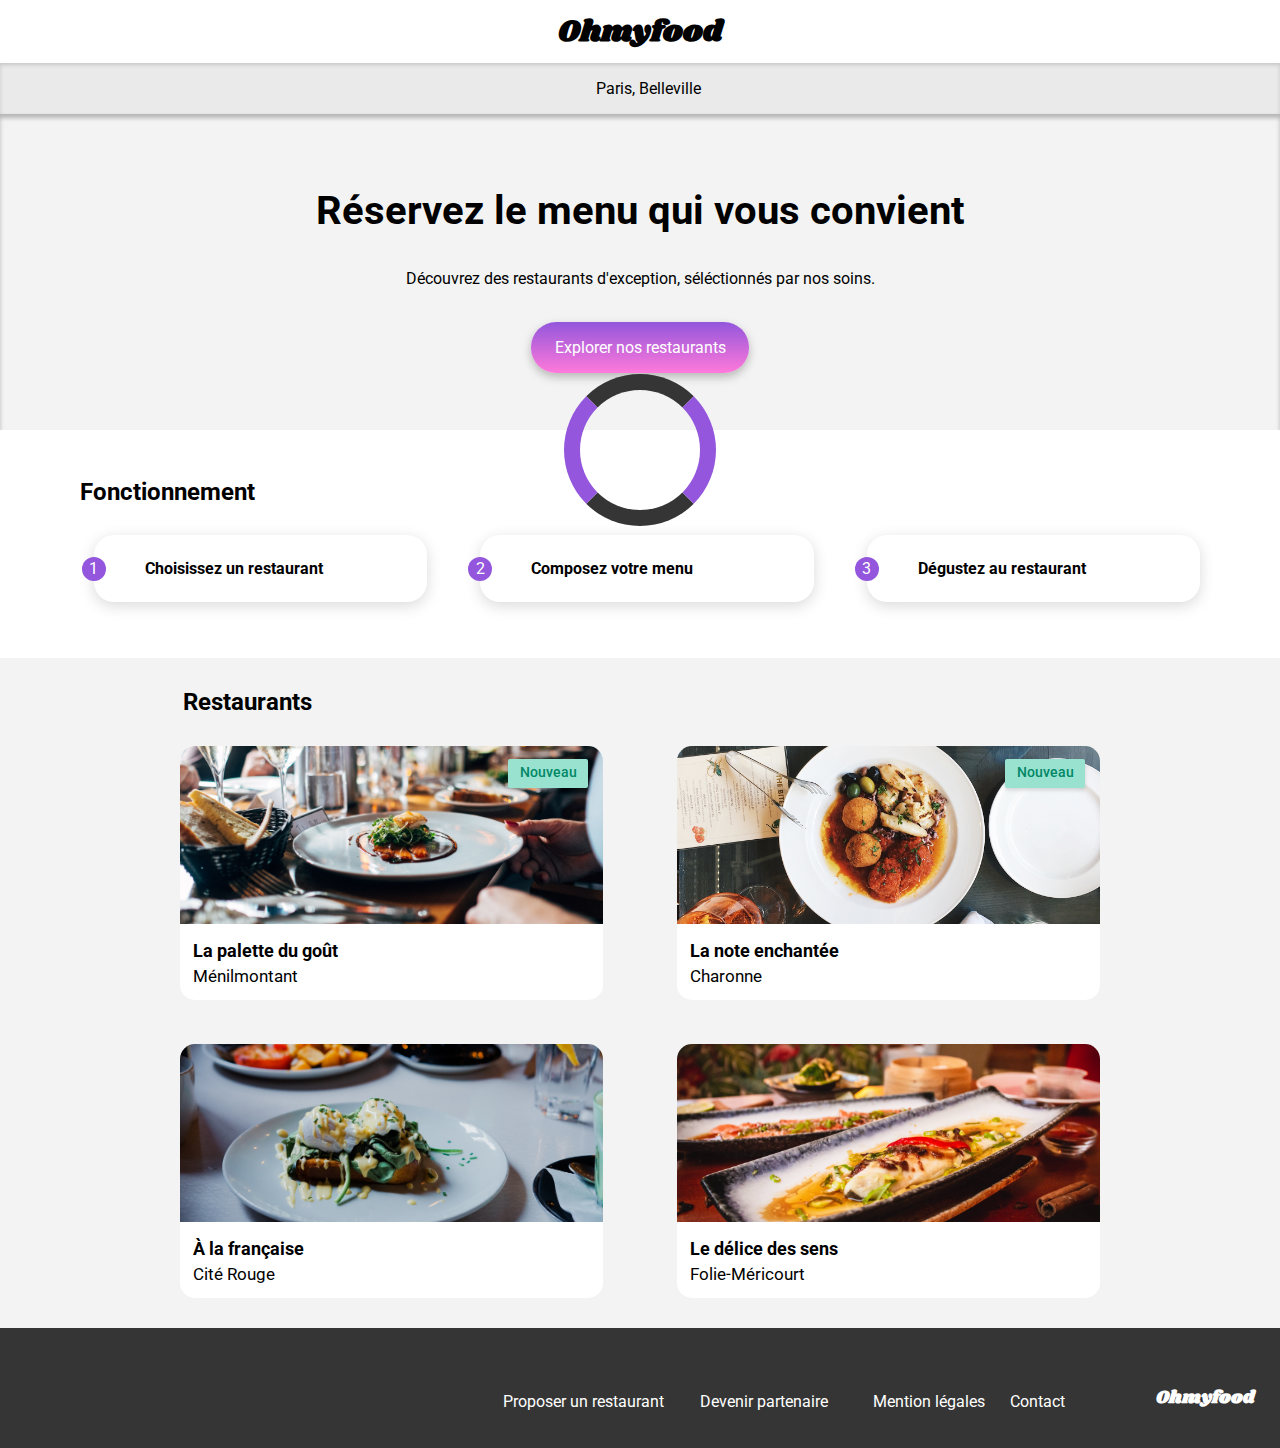
<file: index.html>
<!DOCTYPE html>
<html lang="fr">
<head>
    <meta charset="UTF-8">
    <meta name="viewport" content="width=device-width, initial-scale=1.0">
    <title>Oh My Food</title>
    <link rel="preconnect" href="https://fonts.googleapis.com">
    <link rel="preconnect" href="https://fonts.gstatic.com" crossorigin>
    <link href="https://fonts.googleapis.com/css2?family=Roboto:ital,wght@0,100;0,300;0,400;0,500;0,700;0,900;1,100;1,300;1,400;1,500;1,700;1,900&display=swap"
    rel="stylesheet">
    <link rel="preconnect" href="https://fonts.googleapis.com">
    <link rel="preconnect" href="https://fonts.gstatic.com" crossorigin>
    <link href="https://fonts.googleapis.com/css2?family=Roboto:ital,wght@0,100;0,300;0,400;0,500;0,700;0,900;1,100;1,300;1,400;1,500;1,700;1,900&family=Shrikhand&display=swap"
    rel="stylesheet">
    <link rel="stylesheet" href="https://cdnjs.cloudflare.com/ajax/libs/font-awesome/6.2.1/css/all.min.css"
    integrity="sha512-MV7K8+y+gLIBoVD59lQIYicR65iaqukzvf/nwasF0nqhPay5w/9lJmVM2hMDcnK1OnMGCdVK+iQrJ7lzPJQd1w=="
    crossorigin="anonymous" referrerpolicy="no-referrer">
    <link rel="stylesheet" href="assets/css/index.css">
</head>
<body>
    <div class="loader-container"> <!--contient uniquement le loader pour qu'il soit centrer-->
        <div class="loader"></div>
    </div>
    <header class="home-page opacity"> <!--opacity pour que le loader soit seul sur la page au debut-->
        <div class="logo">
            <h1>Ohmyfood</h1>
        </div>
        <div class="location">
            <i class="fa-solid fa-location-dot black"></i><p>Paris, Belleville</p>
        </div>
    </header>
    <nav class="opacity">
        <div>
            <h2>Réservez le menu qui vous convient</h2>
            <p>Découvrez des restaurants d'exception, séléctionnés par nos soins.</p>
        </div>
            <a href="#"><p>Explorer nos restaurants</p></a>
    </nav>
    <main class="opacity">
        <div class="fonctionnement">
            <h2>Fonctionnement</h2>
            <div class="espacement">
                <section>
                    <div class="list">
                        <div>
                            <p class="number">1</p>
                        </div>
                        <i class="fa-solid fa-mobile-screen-button grey"></i>
                        <h3>Choisissez un restaurant</h3>
                    </div>
                </section>
                <section>
                    <div class="list">
                        <div>
                            <p class="number">2</p>
                        </div>
                        <i class="fa-solid fa-list-ul grey"></i>
                        <h3>Composez votre menu</h3>
                    </div>
                </section>
                <section>
                    <div class="list">
                        <p class="number">3</p>
                        <i class="fa-solid fa-store purple"></i>
                        <h3>Dégustez au restaurant</h3>
                    </div>
                </section>
            </div>
        </div>
        <div class="restaurant">
            <h2>Restaurants</h2>
            <div class="restaurant-card">
                <a href="la_palette_du_gout.html">
                    <div class="card">
                        <div class="new-card">
                            <div class="new"><!--couleur + z-index superieur a celui de la card-->
                                <p>Nouveau</p>
                            </div>
                        </div>
                        <img class="under" src="assets/images/restaurants/jay-wennington-N_Y88TWmGwA-unsplash.jpg" alt="Palette du goût">
                        <div class="allignement under">
                            <div>
                                <h4>La palette du goût</h4>
                                <p>Ménilmontant</p>
                            </div>
                            <span class="heart">
                                <i class="fa-solid fa-heart"></i>
                                <i class="fa-regular fa-heart "></i>
                            </span>
                        </div>
                    </div>
                </a>
                <a href="la_note_enchantee.html">
                    <div class="card">
                        <div class="new-card">
                            <div class="new">
                                <p>Nouveau</p>
                            </div>
                        </div>
                        <img class="under" src="assets/images/restaurants/stil-u2Lp8tXIcjw-unsplash.jpg" alt="La note enchantée">
                        <div class="allignement under">
                            <div>
                                <h4>La note enchantée</h4>
                                <p>Charonne</p>
                            </div>
                            <span class="heart"><!--deux "heart", un vide et un plein pour la couleur-->
                                <i class="fa-solid fa-heart"></i>
                                <i class="fa-regular fa-heart "></i>
                            </span>
                        </div>
                    </div>
                </a>
                <a href="a_la_francaise.html">
                    <div class="card">
                        <img src="assets/images/restaurants/toa-heftiba-DQKerTsQwi0-unsplash.jpg" alt="A la francaise">
                        <div class="allignement">
                            <div>
                                <h4>À la française</h4>
                                <p>Cité Rouge</p>
                            </div>
                            <span class="heart">
                                <i class="fa-solid fa-heart"></i>
                                <i class="fa-regular fa-heart "></i>
                            </span>
                        </div>
                    </div>
                </a>
                <a href="le_delice_des_sens.html">
                    <div class="card">
                        <img src="assets/images/restaurants/louis-hansel-shotsoflouis-qNBGVyOCY8Q-unsplash.jpg" alt="Le délice des sens">
                        <div class="allignement">
                            <div>
                                <h4>Le délice des sens</h4>
                                <p>Folie-Méricourt</p>
                            </div>
                            <span class="heart">
                                <i class="fa-solid fa-heart"></i>
                                <i class="fa-regular fa-heart"></i>
                            </span>
                        </div>
                    </div>
                </a>
            </div>
        </div>
    </main>
    <footer class="opacity">
        <h4>Ohmyfood</h4>
        <div class="text-footer">
            <div class="icon-footer">
                <div class="space">
                    <i class="fa-solid fa-utensils icon"></i><p>Proposer un restaurant</p>
                </div>
                <div class="space">
                    <i class="fa-solid fa-handshake-angle fa-xs icon"></i><p>Devenir partenaire</p>
                </div>
            </div>
            <div class="contact-footer">
                <p>Mention légales</p>
                <a href="#"><p>Contact</p></a>
            </div>
        </div>
    </footer>
</body>
</html>
</file>
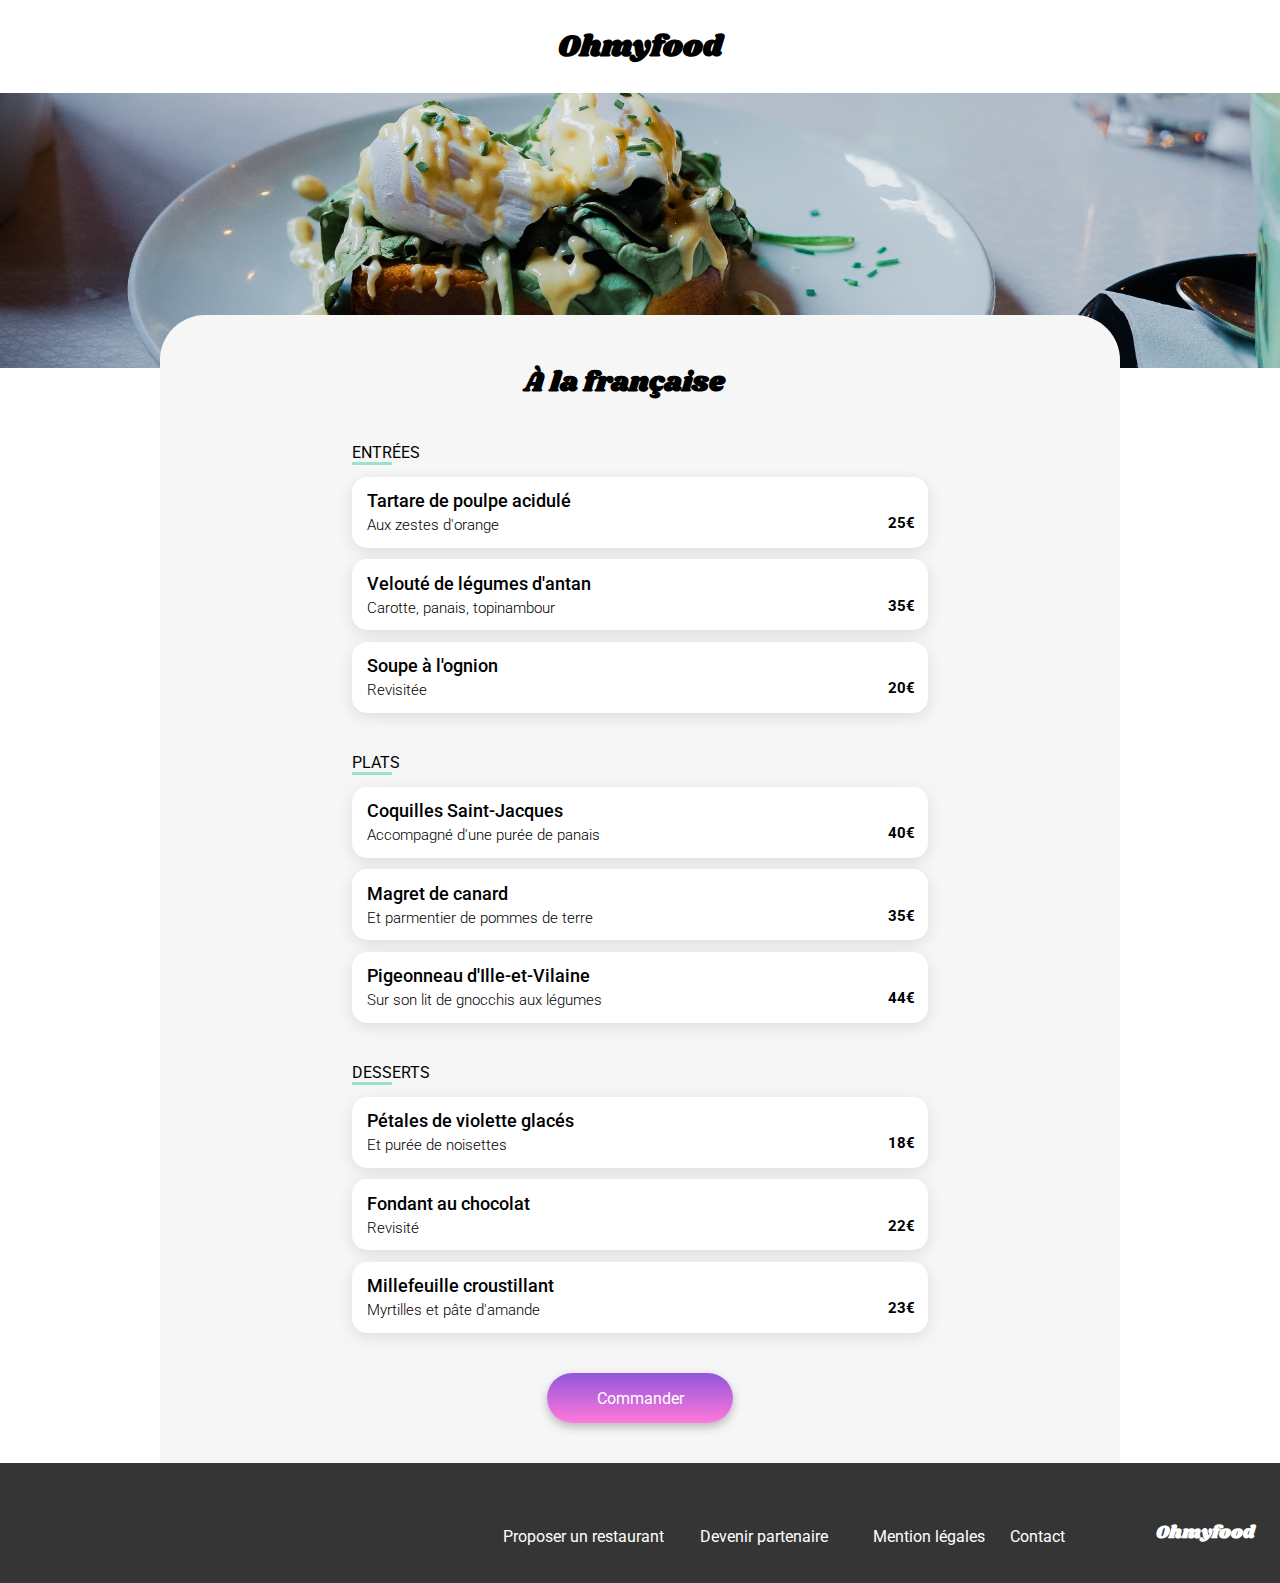
<file: a_la_francaise.html>
<!DOCTYPE html>
<html lang="fr">
<head>
    <meta charset="UTF-8">
    <meta name="viewport" content="width=device-width, initial-scale=1.0">
    <title>Oh My Food</title>
    <link rel="preconnect" href="https://fonts.googleapis.com">
    <link rel="preconnect" href="https://fonts.gstatic.com" crossorigin>
    <link href="https://fonts.googleapis.com/css2?family=Roboto:ital,wght@0,100;0,300;0,400;0,500;0,700;0,900;1,100;1,300;1,400;1,500;1,700;1,900&display=swap"
    rel="stylesheet">
    <link rel="preconnect" href="https://fonts.googleapis.com">
    <link rel="preconnect" href="https://fonts.gstatic.com" crossorigin>
    <link href="https://fonts.googleapis.com/css2?family=Roboto:ital,wght@0,100;0,300;0,400;0,500;0,700;0,900;1,100;1,300;1,400;1,500;1,700;1,900&family=Shrikhand&display=swap"
    rel="stylesheet">
    <link rel="stylesheet" href="https://cdnjs.cloudflare.com/ajax/libs/font-awesome/6.2.1/css/all.min.css"
    integrity="sha512-MV7K8+y+gLIBoVD59lQIYicR65iaqukzvf/nwasF0nqhPay5w/9lJmVM2hMDcnK1OnMGCdVK+iQrJ7lzPJQd1w=="
    crossorigin="anonymous" referrerpolicy="no-referrer">
    <link rel="stylesheet" href="assets/css/index.css">
</head>
    <header class="restaurant-header">
        <div class="arrow">
            <a href="index.html"><i class="fa-solid fa-arrow-left black"></i></a>
        </div>
        <div class="logo">
            <h1>Ohmyfood</h1>
        </div>
    </header>
    <main class="main-card">
        <div class="img-restaurant">
            <img src="assets/images/restaurants/toa-heftiba-DQKerTsQwi0-unsplash.jpg" alt="A la francaise">
        </div>
        <div class="menu">
            <div class="allignement">
                <h5>À la française</h5>
                <div class="heart">
                    <i class="fa-solid fa-heart"></i>
                    <i class="fa-regular fa-heart"></i>
                </div>
            </div>
            <div class="plate starter">
                <p class="border-main-course">ENTRÉES</p>
                <div class="button">
                    <div class="card-menu">
                        <div class="name">
                            <h4>Tartare de poulpe acidulé</h4>
                            <p>Aux zestes d'orange</p>
                        </div>
                        <div class="animation">
                            <div class="price">
                                <p>25€</p>
                            </div>
                            <div class="button-check">
                                <span><i class="fa-sharp fa-solid fa-circle-check"></i></span>
                            </div>
                        </div>
                    </div>
                </div>
                <div class="button">
                    <div class="card-menu">
                        <div class="name">
                            <h4>Velouté de légumes d'antan</h4>
                            <p>Carotte, panais, topinambour</p>
                        </div>
                        <div class="animation">
                            <div class="price">
                                <p>35€</p>
                            </div>
                            <div class="button-check">
                                <span><i class="fa-sharp fa-solid fa-circle-check"></i></span>
                            </div>
                        </div>
                    </div>
                </div>
                <div class="button">
                    <div class="card-menu">
                        <div class="name">
                            <h4>Soupe à l'ognion</h4>
                            <p>Revisitée</p>
                        </div>
                        <div class="animation">
                            <div class="price">
                                <p>20€</p>
                            </div>
                            <div class="button-check">
                                <span><i class="fa-sharp fa-solid fa-circle-check"></i></span>
                            </div>
                        </div>
                    </div>
                </div>
            </div>
            <div class="plate main-course">
                <p class="border-main-course">PLATS</p>
                <div class="button">
                    <div class="card-menu">
                        <div class="name">
                            <h4>Coquilles Saint-Jacques</h4>
                            <p>Accompagné d'une purée de panais</p>
                        </div>
                        <div class="animation">
                            <div class="price">
                                <p>40€</p>
                            </div>
                            <div class="button-check">
                                <span><i class="fa-sharp fa-solid fa-circle-check"></i></span>
                            </div>
                        </div>
                    </div>
                </div>
                <div class="button">
                    <div class="card-menu">
                        <div class="name">
                            <h4>Magret de canard</h4>
                            <p>Et parmentier de pommes de terre</p>
                        </div>
                        <div class="animation">
                            <div class="price">
                                <p>35€</p>
                            </div>
                            <div class="button-check">
                                <span><i class="fa-sharp fa-solid fa-circle-check"></i></span>
                            </div>
                        </div>
                    </div>
                </div>
                <div class="button">
                    <div class="card-menu">
                        <div class="name">
                            <h4>Pigeonneau d'Ille-et-Vilaine</h4>
                            <p>Sur son lit de gnocchis aux légumes</p>
                        </div>
                        <div class="animation">
                            <div class="price">
                                <p>44€</p>
                            </div>
                            <div class="button-check">
                                <span><i class="fa-sharp fa-solid fa-circle-check"></i></span>
                            </div>
                        </div>
                    </div>
                </div>
            </div>
            <div class="plate dessert">
                <p class="border-main-course">DESSERTS</p>
                <div class="button">
                    <div class="card-menu">
                        <div class="name">
                            <h4>Pétales de violette glacés</h4>
                            <p>Et purée de noisettes</p>
                        </div>
                        <div class="animation">
                            <div class="price">
                                <p>18€</p>
                            </div>
                            <div class="button-check">
                                <span><i class="fa-sharp fa-solid fa-circle-check"></i></span>
                            </div>
                        </div>
                    </div>
                </div>
                <div class="button">
                    <div class="card-menu">
                        <div class="name">
                            <h4>Fondant au chocolat</h4>
                            <p>Revisité</p>
                        </div>
                        <div class="animation">
                            <div class="price">
                                <p>22€</p>
                            </div>
                            <div class="button-check">
                                <span><i class="fa-sharp fa-solid fa-circle-check"></i></span>
                            </div>
                        </div>
                    </div>
                </div>
                <div class="button">
                    <div class="card-menu">
                        <div class="name">
                            <h4>Millefeuille croustillant</h4>
                            <p>Myrtilles et pâte d'amande</p>
                        </div>
                        <div class="animation">
                            <div class="price">
                                <p>23€</p>
                            </div>
                            <div class="button-check">
                                <span><i class="fa-sharp fa-solid fa-circle-check"></i></span>
                            </div>
                        </div>
                    </div>
                </div>
            </div>
            <div class="order">
            <a href="#"><p>Commander</p></a>
            </div>
        </div>
    </main>
    <footer>
        <h4>Ohmyfood</h4>
        <div class="text-footer">
            <div class="icon-footer">
                <div class="space">
                    <i class="fa-solid fa-utensils icon"></i><p>Proposer un restaurant</p>
                </div>
                <div class="space">
                    <i class="fa-solid fa-handshake-angle fa-xs icon"></i><p>Devenir partenaire</p>
                </div>
            </div>
            <div class="contact-footer">
                <p>Mention légales</p>
                <a href="#"><p>Contact</p></a>
            </div>
        </div>
    </footer>
</html>
</file>
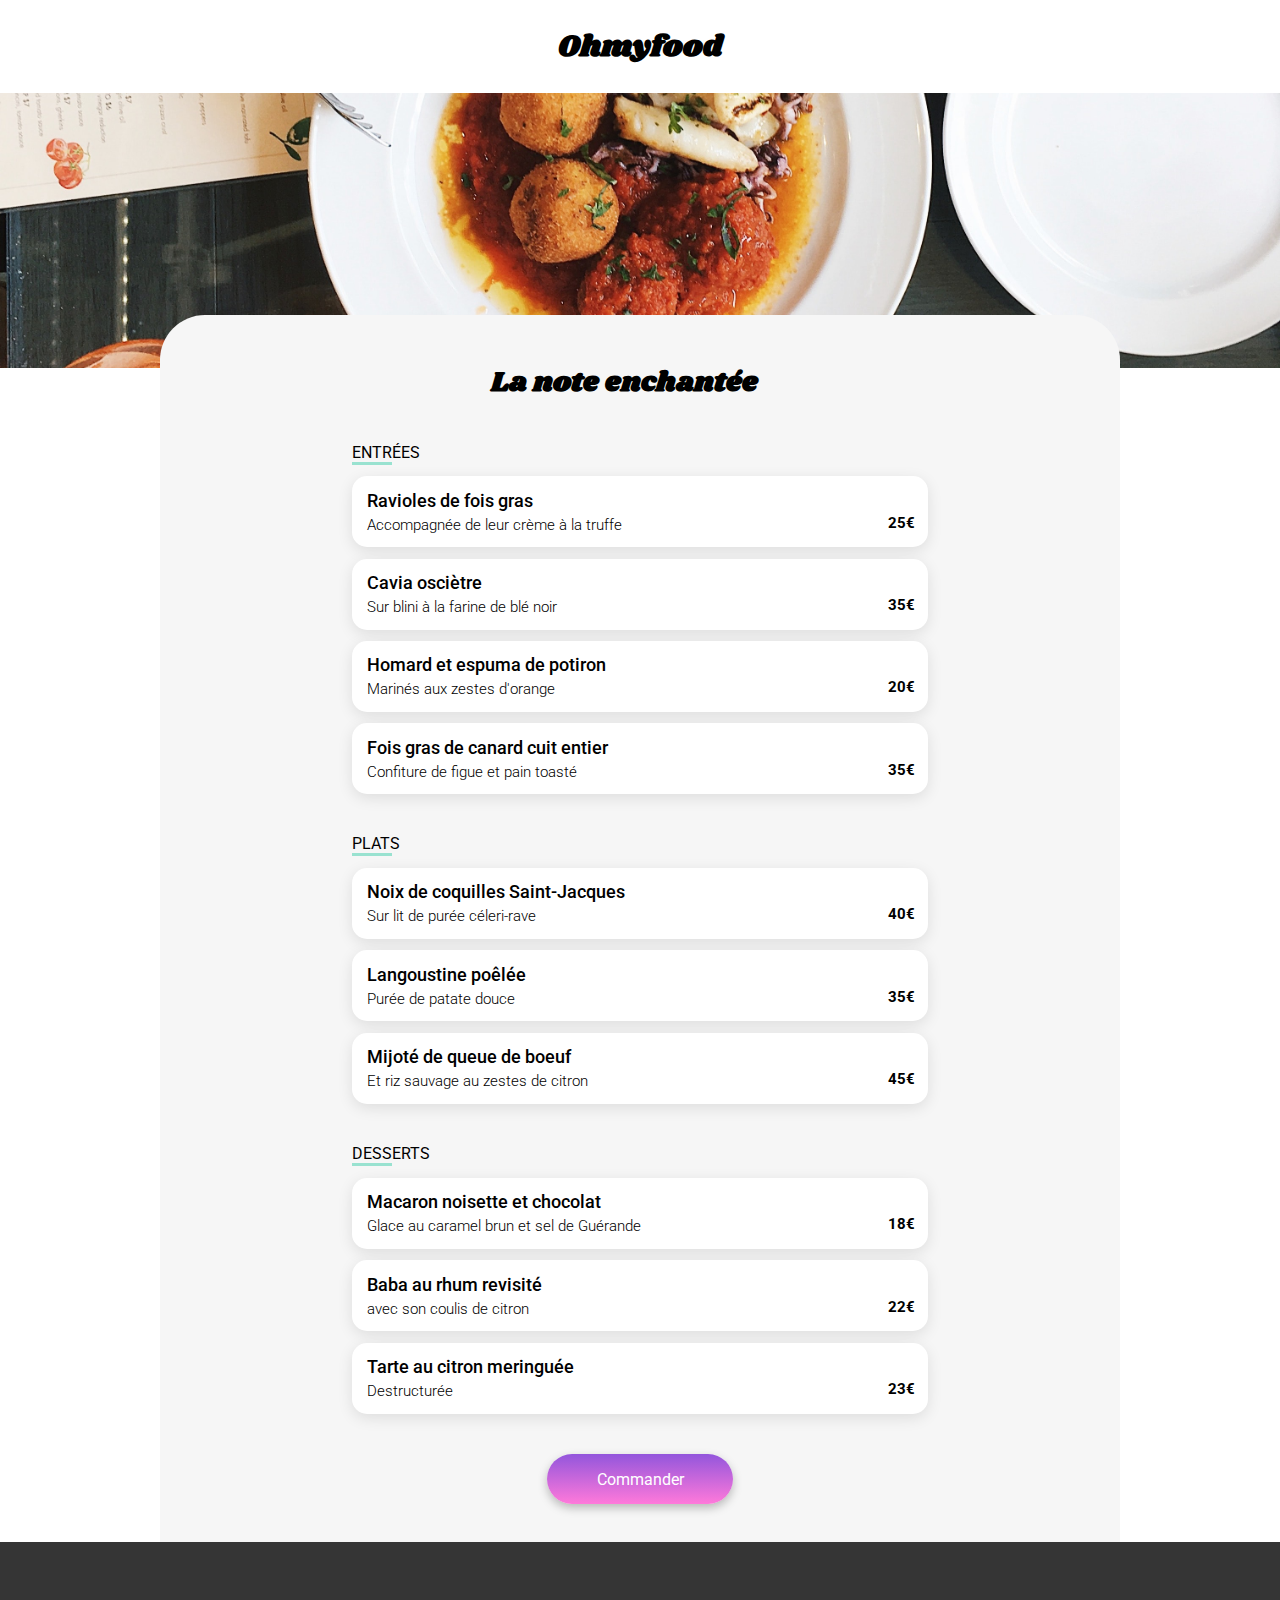
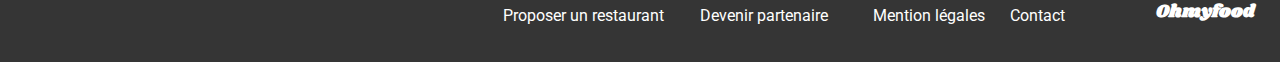
<file: la_note_enchantee.html>
<!DOCTYPE html>
<html lang="fr">
<head>
    <meta charset="UTF-8">
    <meta name="viewport" content="width=device-width, initial-scale=1.0">
    <title>Oh My Food</title>
    <link rel="preconnect" href="https://fonts.googleapis.com">
    <link rel="preconnect" href="https://fonts.gstatic.com" crossorigin>
    <link href="https://fonts.googleapis.com/css2?family=Roboto:ital,wght@0,100;0,300;0,400;0,500;0,700;0,900;1,100;1,300;1,400;1,500;1,700;1,900&display=swap"
    rel="stylesheet">
    <link rel="preconnect" href="https://fonts.googleapis.com">
    <link rel="preconnect" href="https://fonts.gstatic.com" crossorigin>
    <link href="https://fonts.googleapis.com/css2?family=Roboto:ital,wght@0,100;0,300;0,400;0,500;0,700;0,900;1,100;1,300;1,400;1,500;1,700;1,900&family=Shrikhand&display=swap"
    rel="stylesheet">
    <link rel="stylesheet" href="https://cdnjs.cloudflare.com/ajax/libs/font-awesome/6.2.1/css/all.min.css"
    integrity="sha512-MV7K8+y+gLIBoVD59lQIYicR65iaqukzvf/nwasF0nqhPay5w/9lJmVM2hMDcnK1OnMGCdVK+iQrJ7lzPJQd1w=="
    crossorigin="anonymous" referrerpolicy="no-referrer">
    <link rel="stylesheet" href="assets/css/index.css">
</head>
    <body>
        <header class="restaurant-header">
            <div class="arrow">
                <a href="index.html"><i class="fa-solid fa-arrow-left black"></i></a>
            </div>
            <div class="logo">
                <h1>Ohmyfood</h1>
            </div>
        </header>
        <main class="main-card">
            <div class="img-restaurant">
                <img src="assets/images/restaurants/stil-u2Lp8tXIcjw-unsplash.jpg" alt="La note enchantée">
            </div>
            <div class="menu">
                <div class="allignement">
                    <h5>La note enchantée</h5>
                    <div class="heart">
                        <i class="fa-solid fa-heart"></i>
                        <i class="fa-regular fa-heart"></i>
                    </div>
                </div>
                <div class="enchantee plate starter">
                    <p class="border-main-course">ENTRÉES</p>
                    <div class="button">
                        <div class="card-menu">
                            <div class="name">
                                <h4>Ravioles de fois gras</h4>
                                <p>Accompagnée de leur crème à la truffe</p>
                            </div>
                            <div class="animation">
                                <div class="price">
                                    <p>25€</p>
                                </div>
                                <div class="button-check">
                                    <span><i class="fa-sharp fa-solid fa-circle-check"></i></span>
                                </div>
                            </div>
                        </div>
                    </div>
                    <div class="button">
                        <div class="card-menu">
                            <div class="name">
                                <h4>Cavia osciètre</h4>
                                <p>Sur blini à la farine de blé noir</p>
                            </div>
                            <div class="animation">
                                <div class="price">
                                    <p>35€</p>
                                </div>
                                <div class="button-check">
                                    <span><i class="fa-sharp fa-solid fa-circle-check"></i></span>
                                </div>
                            </div>
                        </div>
                    </div>
                    <div class="button">
                        <div class="card-menu">
                            <div class="name">
                                <h4>Homard et espuma de potiron</h4>
                                <p>Marinés aux zestes d'orange</p>
                            </div>
                            <div class="animation">
                                <div class="price">
                                    <p>20€</p>
                                </div>
                                <div class="button-check">
                                    <span><i class="fa-sharp fa-solid fa-circle-check"></i></span>
                                </div>
                            </div>
                        </div>
                    </div>
                    <div class="button">
                        <div class="card-menu">
                            <div class="name">
                                <h4>Fois gras de canard cuit entier</h4>
                                <p>Confiture de figue et pain toasté</p>
                            </div>
                            <div class="animation">
                                <div class="price">
                                    <p>35€</p>
                                </div>
                                <div class="button-check">
                                    <span><i class="fa-sharp fa-solid fa-circle-check"></i></span>
                                </div>
                            </div>
                        </div>
                    </div>
                </div>
                <div class="plate main-course">
                    <p class="border-main-course">PLATS</p>
                    <div class="button">
                        <div class="card-menu">
                            <div class="name">
                                <h4>Noix de coquilles Saint-Jacques</h4>
                                <p>Sur lit de purée céleri-rave</p>
                            </div>
                            <div class="animation">
                                <div class="price">
                                    <p>40€</p>
                                </div>
                                <div class="button-check">
                                    <span><i class="fa-sharp fa-solid fa-circle-check"></i></span>
                                </div>
                            </div>
                        </div>
                    </div>
                    <div class="button">
                        <div class="card-menu">
                            <div class="name">
                                <h4>Langoustine poêlée</h4>
                                <p>Purée de patate douce</p>
                            </div>
                            <div class="animation">
                                <div class="price">
                                    <p>35€</p>
                                </div>
                                <div class="button-check">
                                    <span><i class="fa-sharp fa-solid fa-circle-check"></i></span>
                                </div>
                            </div>
                        </div>
                    </div>
                    <div class="button">
                        <div class="card-menu">
                            <div class="name">
                                <h4>Mijoté de queue de boeuf</h4>
                                <p>Et riz sauvage au zestes de citron</p>
                            </div>
                            <div class="animation">
                                <div class="price">
                                    <p>45€</p>
                                </div>
                                <div class="button-check">
                                    <span><i class="fa-sharp fa-solid fa-circle-check"></i></span>
                                </div>
                            </div>
                        </div>
                    </div>
                </div>
                <div class="plate dessert">
                    <p class="border-main-course">DESSERTS</p>
                    <div class="button">
                        <div class="card-menu">
                            <div class="name">
                                <h4>Macaron noisette et chocolat</h4>
                                <p>Glace au caramel brun et sel de Guérande</p>
                            </div>
                            <div class="animation">
                                <div class="price">
                                    <p>18€</p>
                                </div>
                                <div class="button-check">
                                    <span><i class="fa-sharp fa-solid fa-circle-check"></i></span>
                                </div>
                            </div>
                        </div>
                    </div>
                    <div class="button">
                        <div class="card-menu">
                            <div class="name">
                                <h4>Baba au rhum revisité</h4>
                                <p>avec son coulis de citron</p>
                            </div>
                            <div class="animation">
                                <div class="price">
                                    <p>22€</p>
                                </div>
                                <div class="button-check">
                                    <span><i class="fa-sharp fa-solid fa-circle-check"></i></span>
                                </div>
                            </div>
                        </div>
                    </div>
                    <div class="button">
                        <div class="card-menu">
                            <div class="name">
                                <h4>Tarte au citron meringuée</h4>
                                <p>Destructurée</p>
                            </div>
                            <div class="animation">
                                <div class="price">
                                    <p>23€</p>
                                </div>
                                <div class="button-check">
                                    <span><i class="fa-sharp fa-solid fa-circle-check"></i></span>
                                </div>
                            </div>
                        </div>
                    </div>
                </div>
                <div class="order">
                <a href="#"><p>Commander</p></a>
                </div>
            </div>
        </main>
        <footer class="note">
            <h4>Ohmyfood</h4>
            <div class="text-footer">
                <div class="icon-footer">
                    <div class="space">
                        <i class="fa-solid fa-utensils icon"></i><p>Proposer un restaurant</p>
                    </div>
                    <div class="space">
                        <i class="fa-solid fa-handshake-angle fa-xs icon"></i><p>Devenir partenaire</p>
                    </div>
                </div>
                <div class="contact-footer">
                    <p>Mention légales</p>
                    <a href="#"><p>Contact</p></a>
                </div>
            </div>
        </footer>
    </body>
</html>
</file>
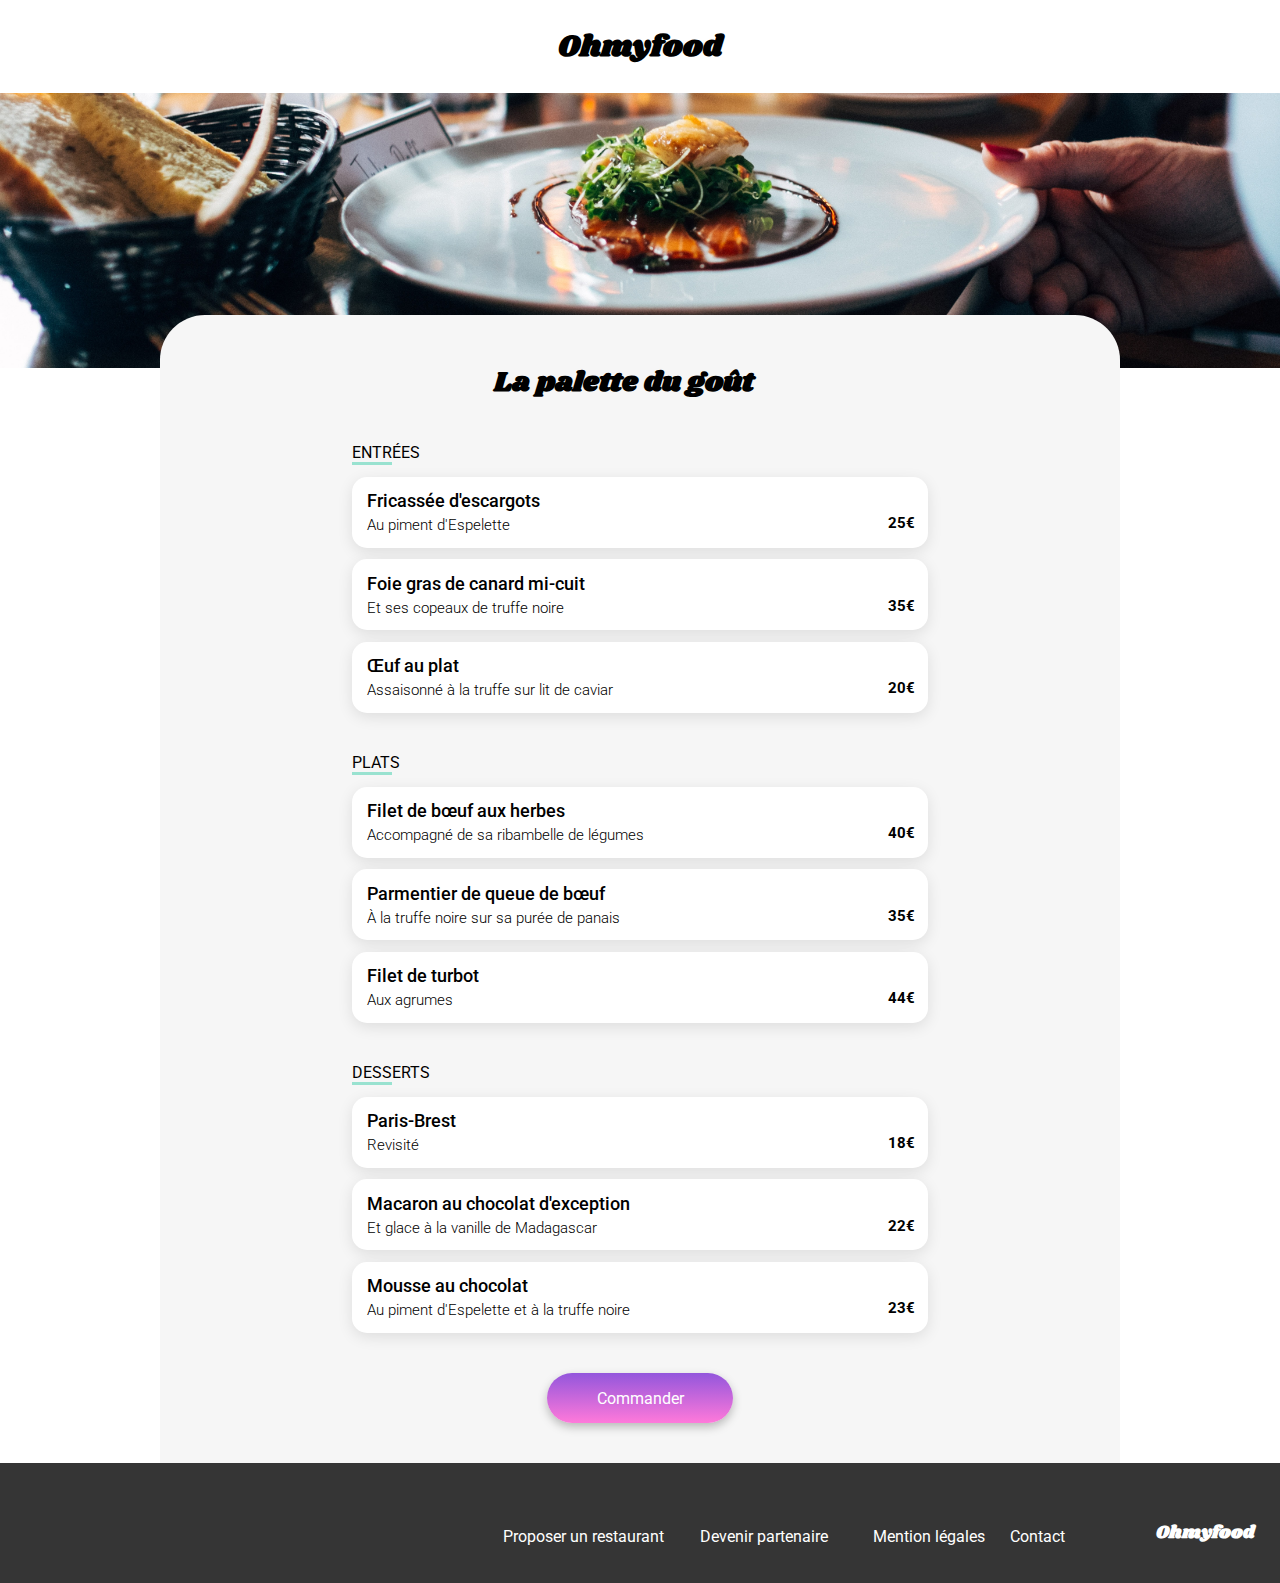
<file: la_palette_du_gout.html>
<!DOCTYPE html>
<html lang="fr">
<head>
    <meta charset="UTF-8">
    <meta name="viewport" content="width=device-width, initial-scale=1.0">
    <title>Oh My Food</title>
    <link rel="preconnect" href="https://fonts.googleapis.com">
    <link rel="preconnect" href="https://fonts.gstatic.com" crossorigin>
    <link href="https://fonts.googleapis.com/css2?family=Roboto:ital,wght@0,100;0,300;0,400;0,500;0,700;0,900;1,100;1,300;1,400;1,500;1,700;1,900&display=swap"
    rel="stylesheet">
    <link rel="preconnect" href="https://fonts.googleapis.com">
    <link rel="preconnect" href="https://fonts.gstatic.com" crossorigin>
    <link href="https://fonts.googleapis.com/css2?family=Roboto:ital,wght@0,100;0,300;0,400;0,500;0,700;0,900;1,100;1,300;1,400;1,500;1,700;1,900&family=Shrikhand&display=swap"
    rel="stylesheet">
    <link rel="stylesheet" href="https://cdnjs.cloudflare.com/ajax/libs/font-awesome/6.2.1/css/all.min.css"
    integrity="sha512-MV7K8+y+gLIBoVD59lQIYicR65iaqukzvf/nwasF0nqhPay5w/9lJmVM2hMDcnK1OnMGCdVK+iQrJ7lzPJQd1w=="
    crossorigin="anonymous" referrerpolicy="no-referrer">
    <link rel="stylesheet" href="assets/css/index.css">
</head>
    <body>
        <header class="restaurant-header">
            <div class="arrow">
                <a href="index.html"><i class="fa-solid fa-arrow-left black"></i></a>
            </div>
            <div class="logo">
                <h1>Ohmyfood</h1>
            </div>
        </header>
        <main class="main-card">
            <div class="img-restaurant">
                <img src="assets/images/restaurants/jay-wennington-N_Y88TWmGwA-unsplash.jpg" alt="la palette du gout">
            </div>
            <div class="menu">
                <div class="allignement">
                    <h5>La palette du goût</h5>
                    <div class="heart">
                        <i class="fa-solid fa-heart"></i>
                        <i class="fa-regular fa-heart"></i>
                    </div>
                </div>
                <div class="plate starter">
                    <p class="border-main-course">ENTRÉES</p>
                    <div class="button">
                        <div class="card-menu">
                            <div class="name">
                                <h4>Fricassée d'escargots</h4>
                                <p>Au piment d'Espelette</p>
                            </div>
                            <div class="animation">
                                <div class="price">
                                    <p>25€</p>
                                </div>
                                <div class="button-check">
                                    <span><i class="fa-sharp fa-solid fa-circle-check"></i></span>
                                </div>
                            </div>
                        </div>
                    </div>
                    <div class="button">
                        <div class="card-menu">
                            <div class="name">
                                <h4>Foie gras de canard mi-cuit</h4>
                                <p>Et ses copeaux de truffe noire</p>
                            </div>
                            <div class="animation">
                                <div class="price">
                                    <p>35€</p>
                                </div>
                                <div class="button-check">
                                    <span><i class="fa-sharp fa-solid fa-circle-check"></i></span>
                                </div>
                            </div>
                        </div>
                    </div>
                    <div class="button">
                        <div class="card-menu">
                            <div class="name">
                                <h4>Œuf au plat</h4>
                                <p>Assaisonné à la truffe sur lit de caviar</p>
                            </div>
                            <div class="animation">
                                <div class="price">
                                    <p>20€</p>
                                </div>
                                <div class="button-check">
                                    <span><i class="fa-sharp fa-solid fa-circle-check"></i></span>
                                </div>
                            </div>
                        </div>
                    </div>
                </div>
                <div class="plate main-course">
                    <p class="border-main-course">PLATS</p>
                    <div class="button">
                        <div class="card-menu">
                            <div class="name">
                                <h4>Filet de bœuf aux herbes</h4>
                                <p>Accompagné de sa ribambelle de légumes</p>
                            </div>
                            <div class="animation">
                                <div class="price">
                                    <p>40€</p>
                                </div>
                                <div class="button-check">
                                    <span><i class="fa-sharp fa-solid fa-circle-check"></i></span>
                                </div>
                            </div>
                        </div>
                    </div>
                    <div class="button">
                        <div class="card-menu">
                            <div class="name">
                                <h4>Parmentier de queue de bœuf</h4>
                                <p>À la truffe noire sur sa purée de panais</p>
                            </div>
                            <div class="animation">
                                <div class="price">
                                    <p>35€</p>
                                </div>
                                <div class="button-check">
                                    <span><i class="fa-sharp fa-solid fa-circle-check"></i></span>
                                </div>
                            </div>
                        </div>
                    </div>
                    <div class="button">
                        <div class="card-menu">
                            <div class="name">
                                <h4>Filet de turbot</h4>
                                <p>Aux agrumes</p>
                            </div>
                            <div class="animation">
                                <div class="price">
                                    <p>44€</p>
                                </div>
                                <div class="button-check">
                                    <span><i class="fa-sharp fa-solid fa-circle-check"></i></span>
                                </div>
                            </div>
                        </div>
                    </div>
                </div>
                <div class="plate dessert">
                    <p class="border-main-course">DESSERTS</p>
                    <div class="button">
                        <div class="card-menu">
                            <div class="name">
                                <h4>Paris-Brest</h4>
                                <p>Revisité</p>
                            </div>
                            <div class="animation">
                                <div class="price">
                                    <p>18€</p>
                                </div>
                                <div class="button-check">
                                    <span><i class="fa-sharp fa-solid fa-circle-check"></i></span>
                                </div>
                            </div>
                        </div>
                    </div>
                    <div class="button">
                        <div class="card-menu">
                            <div class="name">
                                <h4>Macaron au chocolat d'exception </h4>
                                <p>Et glace à la vanille de Madagascar</p>
                            </div>
                            <div class="animation">
                                <div class="price">
                                    <p>22€</p>
                                </div>
                                <div class="button-check">
                                    <span><i class="fa-sharp fa-solid fa-circle-check"></i></span>
                                </div>
                            </div>
                        </div>
                    </div>
                    <div class="button">
                        <div class="card-menu">
                            <div class="name">
                                <h4>Mousse au chocolat </h4>
                                <p>Au piment d'Espelette et à la truffe noire</p>
                            </div>
                            <div class="animation">
                                <div class="price">
                                    <p>23€</p>
                                </div>
                                <div class="button-check">
                                    <span><i class="fa-sharp fa-solid fa-circle-check"></i></span>
                                </div>
                            </div>
                        </div>
                    </div>
                </div>
                <div class="order">
                <a href="#"><p>Commander</p></a>
                </div>
            </div>
        </main>
        <footer>
            <h4>Ohmyfood</h4>
            <div class="text-footer">
                <div class="icon-footer">
                    <div class="space">
                        <i class="fa-solid fa-utensils icon"></i><p>Proposer un restaurant</p>
                    </div>
                    <div class="space">
                        <i class="fa-solid fa-handshake-angle fa-xs icon"></i><p>Devenir partenaire</p>
                    </div>
                </div>
                <div class="contact-footer">
                    <p>Mention légales</p>
                    <a href="#"><p>Contact</p></a>
                </div>
            </div>
        </footer>
    </body>
</html>
</file>
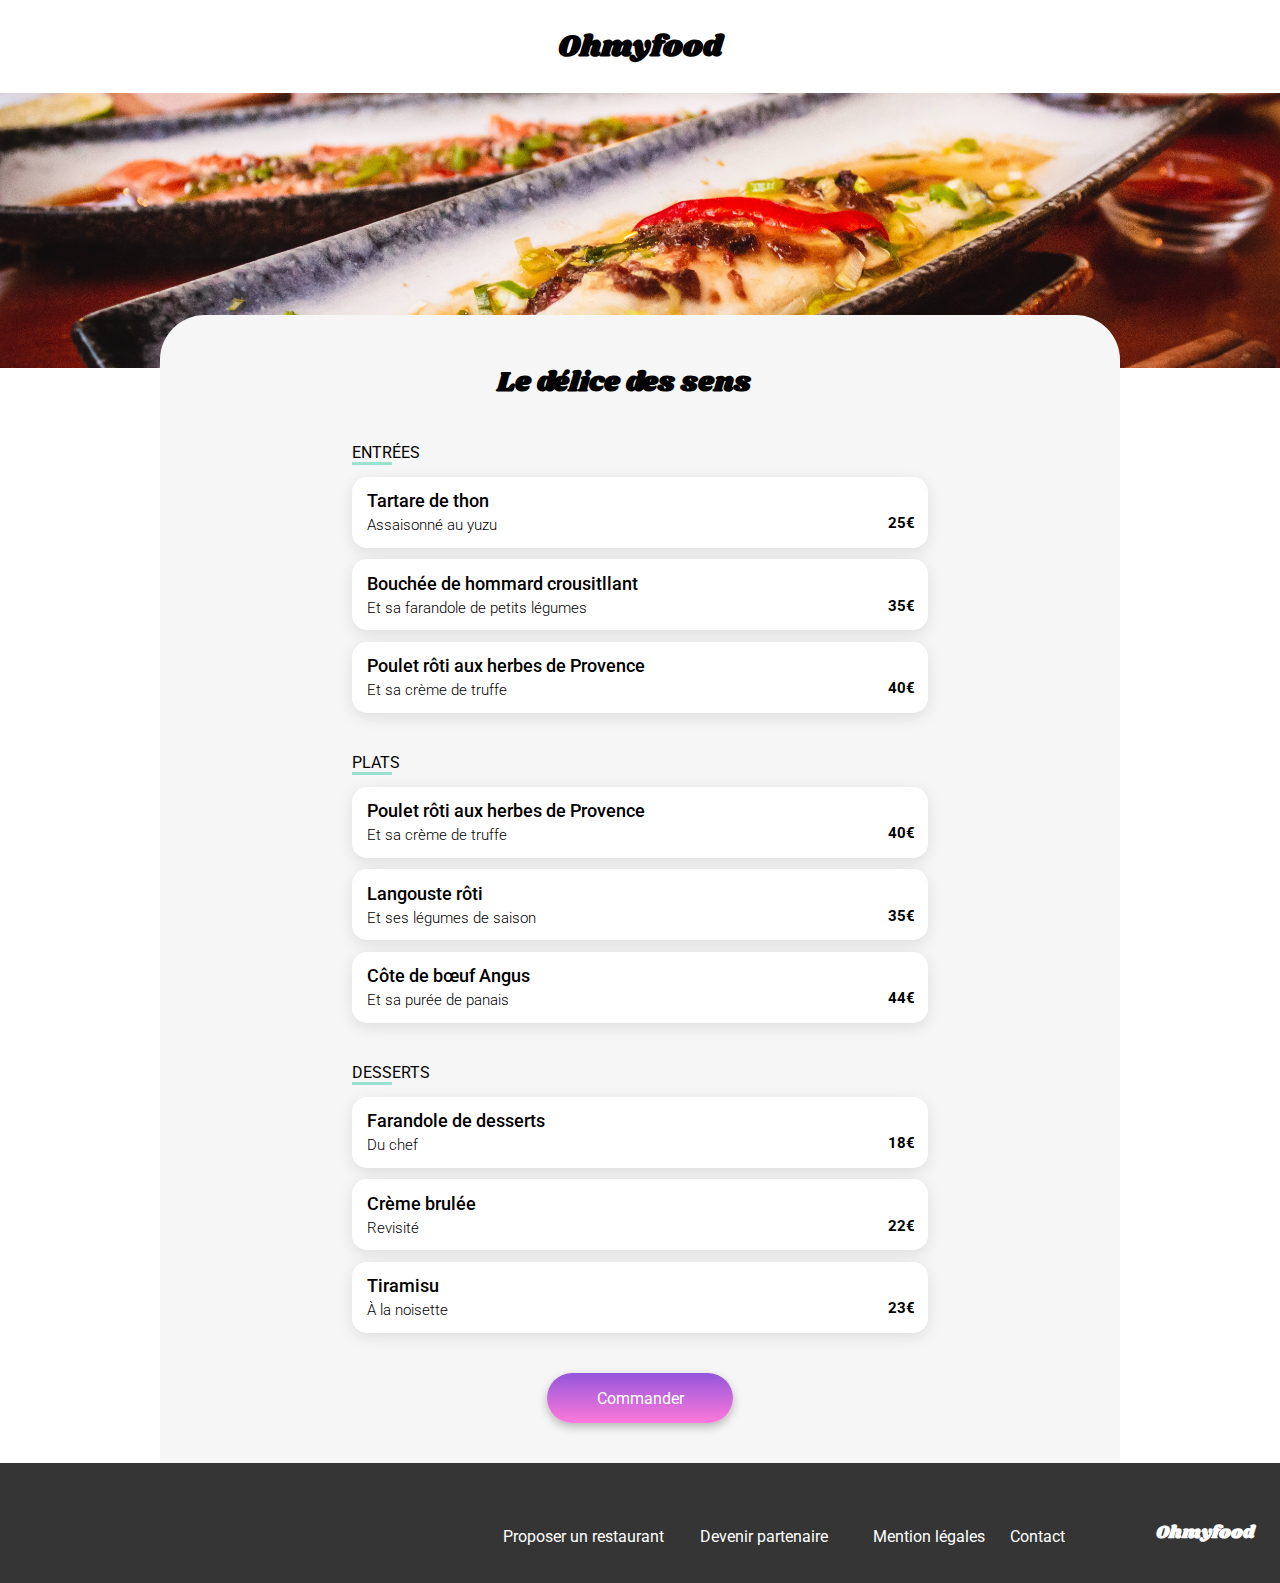
<file: le_delice_des_sens.html>
<!DOCTYPE html>
<html lang="fr">
<head>
    <meta charset="UTF-8">
    <meta name="viewport" content="width=device-width, initial-scale=1.0">
    <title>Oh My Food</title>
    <link rel="preconnect" href="https://fonts.googleapis.com">
    <link rel="preconnect" href="https://fonts.gstatic.com" crossorigin>
    <link href="https://fonts.googleapis.com/css2?family=Roboto:ital,wght@0,100;0,300;0,400;0,500;0,700;0,900;1,100;1,300;1,400;1,500;1,700;1,900&display=swap"
    rel="stylesheet">
    <link rel="preconnect" href="https://fonts.googleapis.com">
    <link rel="preconnect" href="https://fonts.gstatic.com" crossorigin>
    <link href="https://fonts.googleapis.com/css2?family=Roboto:ital,wght@0,100;0,300;0,400;0,500;0,700;0,900;1,100;1,300;1,400;1,500;1,700;1,900&family=Shrikhand&display=swap"
    rel="stylesheet">
    <link rel="stylesheet" href="https://cdnjs.cloudflare.com/ajax/libs/font-awesome/6.2.1/css/all.min.css"
    integrity="sha512-MV7K8+y+gLIBoVD59lQIYicR65iaqukzvf/nwasF0nqhPay5w/9lJmVM2hMDcnK1OnMGCdVK+iQrJ7lzPJQd1w=="
    crossorigin="anonymous" referrerpolicy="no-referrer">
    <link rel="stylesheet" href="assets/css/index.css">
</head>
    <header class="restaurant-header">
        <div class="arrow">
            <a href="index.html"><i class="fa-solid fa-arrow-left black"></i></a>
        </div>
        <div class="logo">
            <h1>Ohmyfood</h1>
        </div>
    </header>
    <main class="main-card">
        <div class="img-restaurant">
            <img src="assets/images/restaurants/louis-hansel-shotsoflouis-qNBGVyOCY8Q-unsplash.jpg" alt="Le délice des sens">
        </div>
        <div class="menu">
            <div class="allignement">
                <h5>Le délice des sens</h5>
                <div class="heart">
                    <i class="fa-solid fa-heart"></i>
                    <i class="fa-regular fa-heart"></i>
                </div>
            </div>
            <div class="plate starter">
                <p class="border-main-course">ENTRÉES</p>
                <div class="button">
                    <div class="card-menu">
                        <div class="name">
                            <h4>Tartare de thon</h4>
                            <p>Assaisonné au yuzu</p>
                        </div>
                        <div class="animation">
                            <div class="price">
                                <p>25€</p>
                            </div>
                            <div class="button-check">
                                <span><i class="fa-sharp fa-solid fa-circle-check"></i></span>
                            </div>
                        </div>
                    </div>
                </div>
                <div class="button">
                    <div class="card-menu">
                        <div class="name">
                            <h4>Bouchée de hommard crousitllant</h4>
                            <p>Et sa farandole de petits légumes</p>
                        </div>
                        <div class="animation">
                            <div class="price">
                                <p>35€</p>
                            </div>
                            <div class="button-check">
                                <span><i class="fa-sharp fa-solid fa-circle-check"></i></span>
                            </div>
                        </div>
                    </div>
                </div>
                <div class="button">
                    <div class="card-menu">
                        <div class="name">
                            <h4>Poulet rôti aux herbes de Provence</h4>
                            <p>Et sa crème de truffe</p>
                        </div>
                        <div class="animation">
                            <div class="price">
                                <p>40€</p>
                            </div>
                            <div class="button-check">
                                <span><i class="fa-sharp fa-solid fa-circle-check"></i></span>
                            </div>
                        </div>
                    </div>
                </div>
            </div>
            <div class="plate main-course">
                <p class="border-main-course">PLATS</p>
                <div class="button">
                    <div class="card-menu">
                        <div class="name">
                            <h4>Poulet rôti aux herbes de Provence</h4>
                            <p>Et sa crème de truffe</p>
                        </div>
                        <div class="animation">
                            <div class="price">
                                <p>40€</p>
                            </div>
                            <div class="button-check">
                                <span><i class="fa-sharp fa-solid fa-circle-check"></i></span>
                            </div>
                        </div>
                    </div>
                </div>
                <div class="button">
                    <div class="card-menu">
                        <div class="name">
                            <h4>Langouste rôti</h4>
                            <p>Et ses légumes de saison</p>
                        </div>
                        <div class="animation">
                            <div class="price">
                                <p>35€</p>
                            </div>
                            <div class="button-check">
                                <span><i class="fa-sharp fa-solid fa-circle-check"></i></span>
                            </div>
                        </div>
                    </div>
                </div>
                <div class="button">
                    <div class="card-menu">
                        <div class="name">
                            <h4>Côte de bœuf Angus</h4>
                            <p>Et sa purée de panais</p>
                        </div>
                        <div class="animation">
                            <div class="price">
                                <p>44€</p>
                            </div>
                            <div class="button-check">
                                <span><i class="fa-sharp fa-solid fa-circle-check"></i></span>
                            </div>
                        </div>
                    </div>
                </div>
            </div>
            <div class="plate dessert">
                <p class="border-main-course">DESSERTS</p>
                <div class="button">
                    <div class="card-menu">
                        <div class="name">
                            <h4>Farandole de desserts</h4>
                            <p>Du chef</p>
                        </div>
                        <div class="animation">
                            <div class="price">
                                <p>18€</p>
                            </div>
                            <div class="button-check">
                                <span><i class="fa-sharp fa-solid fa-circle-check"></i></span>
                            </div>
                        </div>
                    </div>
                </div>
                <div class="button">
                    <div class="card-menu">
                        <div class="name">
                            <h4>Crème brulée</h4>
                            <p>Revisité</p>
                        </div>
                        <div class="animation">
                            <div class="price">
                                <p>22€</p>
                            </div>
                            <div class="button-check">
                                <span><i class="fa-sharp fa-solid fa-circle-check"></i></span>
                            </div>
                        </div>
                    </div>
                </div>
                <div class="button">
                    <div class="card-menu">
                        <div class="name">
                            <h4>Tiramisu</h4>
                            <p>À la noisette</p>
                        </div>
                        <div class="animation">
                            <div class="price">
                                <p>23€</p>
                            </div>
                            <div class="button-check">
                                <span><i class="fa-sharp fa-solid fa-circle-check"></i></span>
                            </div>
                        </div>
                    </div>
                </div>
            </div>
            <div class="order">
            <a href="#"><p>Commander</p></a>
            </div>
        </div>
    </main>
    <footer>
        <h4>Ohmyfood</h4>
        <div class="text-footer">
            <div class="icon-footer">
                <div class="space">
                    <i class="fa-solid fa-utensils icon"></i><p>Proposer un restaurant</p>
                </div>
                <div class="space">
                    <i class="fa-solid fa-handshake-angle fa-xs icon"></i><p>Devenir partenaire</p>
                </div>
            </div>
            <div class="contact-footer">
                <p>Mention légales</p>
                <a href="#"><p>Contact</p></a>
            </div>
        </div>
    </footer>
</html>
</file>
<file: assets/css/index.css>
@charset "UTF-8";
/******Général******/
* {
  font-family: "roboto", sans-serif;
}

:root {
  --main-color: #9356dc;
  --second-color: #ff79da;
  --third-color: #99e2d0;
}

.grey {
  color: #7e7e7e;
}

.purple {
  color: #9356dc;
}

.black {
  color: black;
}

body {
  display: flex;
  flex-direction: column;
  margin: 0;
}

h1 {
  font-family: "shrikhand", sans-serif;
  font-size: 30px;
  margin: 0;
}

h2 {
  font-size: 24px;
  margin: 0;
}

h3 {
  font-size: 16px;
}

h4 {
  font-size: 18px;
}

h5 {
  font-size: 28px;
  font-family: "shrikhand", sans-serif;
  margin: 32px 0 40px 0;
  padding-left: 4px;
}

a {
  color: inherit;
  text-decoration: none;
}

/*****Header******/
.home-page div {
  display: flex;
  justify-content: center;
  align-items: center;
}
.home-page .logo {
  width: 100%;
  height: 63px;
  box-shadow: 0px 2px 4px 0px rgba(0, 0, 0, 0.1490196078);
}
.home-page .location {
  background-color: #eaeaea;
  box-shadow: 0px 4px 4px 0px rgba(0, 0, 0, 0.2509803922), inset 0px 2px 4px 0px rgba(0, 0, 0, 0.1490196078);
}
.home-page .location i {
  margin-right: 17px;
}
.home-page div a {
  display: flex;
  justify-content: flex-start;
}

/*******Nav******/
nav {
  display: flex;
  flex-direction: column;
  justify-content: center;
  align-items: center;
  height: 220px;
  padding: 39px 34px 57px 34px;
  background-color: #f3f3f3;
  box-shadow: inset 0px 4px 4px 0px rgba(0, 0, 0, 0.2509803922);
}
nav div {
  display: flex;
  flex-direction: column;
  justify-content: space-evenly;
  text-align: center;
  height: 80%;
}
nav div h2, nav div p {
  padding-left: 15px;
  padding-right: 15px;
  margin: 0;
  text-align: center;
}
nav a {
  display: flex;
  justify-content: center;
  align-items: center;
  width: 218px;
  border-radius: 25px;
  background: linear-gradient(to top, var(--second-color), var(--main-color));
  box-shadow: 0px 4px 10px 0px rgba(0, 0, 0, 0.2509803922);
  transition: opacity 400ms;
}
nav a:hover {
  opacity: 80%;
}
nav a p {
  color: white;
}

/*******Main*******/
.loader-container {
  position: absolute;
  top: 50%;
  left: 50%;
  transform: translate(-50%, -50%);
}

.loader {
  display: flex;
  border: 16px solid #9356dc;
  border-radius: 50%;
  border-top: 16px solid #353535;
  border-bottom: 16px solid #353535;
  width: 120px;
  height: 120px;
  animation: spin 1.5s linear forwards; /*le "forwards" sert a ce que l'animation s'efface a la fin*/
}

@keyframes spin {
  0% {
    transform: rotate(0deg);
  }
  70% {
    opacity: 1;
  }
  100% {
    transform: rotate(360deg);
    opacity: 0;
  }
}
.opacity {
  animation: loader 2s;
}

@keyframes loader {
  0% {
    opacity: 0;
  }
  50% {
    opacity: 0;
  }
  100% {
    opacity: 1;
  }
}
/********Fonctionnement*******/
.fonctionnement {
  padding: 48px 20px 68px 20px;
  height: 324px;
}
.fonctionnement h2 {
  margin-bottom: 26px;
}
.fonctionnement section {
  display: flex;
  justify-content: flex-end;
  align-items: center;
  text-align: center;
  height: 30%;
}
.fonctionnement section .list {
  display: flex;
  height: 93%;
  width: 96%;
  border-radius: 20px;
  box-shadow: 0px 4px 15px 0px rgba(0, 0, 0, 0.1490196078);
}
.fonctionnement section .list h3 {
  margin-left: 27px;
  display: flex;
  justify-content: center;
  text-align: center;
  align-items: center;
}
.fonctionnement section .list i {
  display: flex;
  align-items: center;
}
.fonctionnement section .number {
  display: flex;
  justify-content: center;
  align-items: center;
  position: relative;
  right: 12px;
  top: 10px;
  width: 24px;
  height: 24px;
  border-radius: 20px;
  background-color: var(--main-color);
  color: white;
}
.fonctionnement .espacement {
  display: flex;
  flex-direction: column;
  justify-content: space-between;
  height: 83%;
}

/*****Restaurants*****/
.restaurant {
  background-color: #f3f3f3;
  padding: 54px 17px 66px 17px;
}
.restaurant h2 {
  margin: 0 0 30px 3px;
  height: 100%;
}

.card {
  display: flex;
  flex-direction: column;
  margin-bottom: 18px;
  height: 251px;
  border-radius: 15px;
  background-color: white;
  z-index: 1;
}
.card .new-card {
  display: flex;
  flex-direction: column;
  align-items: flex-end;
}
.card .new-card .new {
  display: flex;
  justify-content: center;
  background-color: var(--third-color);
  width: 80px;
  height: 29px;
  border-radius: 2px;
  box-shadow: 0px 2px 4px 0px rgba(0, 0, 0, 0.1490196078);
  z-index: 3;
  margin: 13px 15px 0 0;
}
.card .new-card .new p {
  font-size: 14px;
  font-weight: 500;
  color: #008766;
}
.card .under {
  position: relative;
  bottom: 42px;
}
.card img {
  display: flex;
  flex-direction: column;
  justify-content: center;
  -o-object-fit: cover;
     object-fit: cover;
  -o-object-position: 100% 62%;
     object-position: 100% 62%;
  z-index: 2;
  width: 100%;
  height: 70%;
  border-radius: 15px 15px 0 0;
  margin-bottom: 16px;
}
.card p {
  font-size: 17px;
  color: black;
  margin: 5px 0 12px 0;
}
.card h4 {
  color: black;
  margin: 0;
}
.card .heart {
  display: flex;
  justify-content: center;
  align-items: center;
  font-size: 22px;
}
.card .heart .fa-solid {
  display: none;
}
.card .heart:hover .fa-regular {
  display: none;
}
.card .heart:hover .fa-solid {
  display: flex;
  background: linear-gradient(to top, var(--second-color), var(--main-color));
  -webkit-text-fill-color: transparent; /*donner la couleur grandient au coeur*/
  -webkit-background-clip: text; /*donner la forme du coeur et non du parent*/
  animation: opacity 1s forwards;
}

@keyframes opacity {
  0% {
    opacity: 0;
  }
  100% {
    opacity: 1;
  }
}
.allignement {
  display: flex;
  justify-content: space-between;
  align-items: center;
  padding: 0 25px 0 13px;
}

/*****Footer******/
footer {
  background-color: #353535;
  padding: 22px 0 15px 25px;
}
footer h4 {
  font-family: "shrikhand", sans-serif;
  color: white;
  margin: 0 0 16px 0;
}
footer .space {
  padding: 0;
  display: flex;
  text-align: center;
}
footer .space p {
  display: flex;
  justify-content: flex-start;
  margin-left: 11px;
}
footer p {
  color: white;
  margin: 0 0 7px 0;
}
footer .icon {
  display: flex;
  align-items: center;
  width: 13px;
  height: 19px;
  color: white;
}

.note {
  position: relative;
  top: 79px;
}

.restaurant-header {
  display: flex;
  justify-content: center;
  align-items: center;
}
.restaurant-header i {
  position: absolute;
  left: 23px;
  top: 25px;
}
.restaurant-header .logo {
  display: flex;
  align-items: center;
  height: 63px;
}

.img-restaurant {
  height: 275px;
  width: 100%;
}
.img-restaurant img {
  -o-object-fit: cover;
     object-fit: cover;
  height: 100%;
  width: 100%;
}

.main-card {
  height: 1370px;
}

.menu {
  -o-object-fit: cover;
     object-fit: cover;
  border-radius: 45px 45px 0 0;
  background-color: #f6f6f6;
  position: relative;
  bottom: 40px;
  padding: 32px 0 40px 0;
}
.menu h5 {
  margin: 0;
}
.menu .allignement {
  margin-bottom: 40px;
}
.menu .heart {
  display: flex;
  justify-content: center;
  align-items: center;
  font-size: 22px;
}
.menu .heart .fa-solid {
  display: none;
}
.menu .heart:hover .fa-regular {
  display: none;
}
.menu .heart:hover .fa-solid {
  display: flex;
  background: linear-gradient(to top, var(--second-color), var(--main-color));
  -webkit-text-fill-color: transparent; /*donner la couleur*/
  -webkit-background-clip: text; /*donner la forme*/
  animation: opacity 1s forwards;
}
.menu .enchantee {
  height: 351px;
}
.menu .order {
  display: flex;
  justify-content: center;
}
.menu .order a {
  display: flex;
  justify-content: center;
  align-items: center;
  width: 186px;
  height: 50px;
  border-radius: 25px;
  background: linear-gradient(to top, var(--second-color), var(--main-color));
  box-shadow: 0px 4px 10px 0px rgba(0, 0, 0, 0.2509803922);
  transition: opacity 400ms;
}
.menu .order a:hover {
  opacity: 80%;
}
.menu .order a p {
  color: white;
  margin: 0;
}

.starter {
  animation: starter 1s;
}

@keyframes starter {
  0% {
    opacity: 0;
  }
  25% {
    opacity: 0;
  }
  100% {
    opacity: 1;
  }
}
.main-course {
  animation: starter 3.5s;
}

@keyframes main-course {
  0% {
    opacity: 0;
  }
  25% {
    opacity: 0;
  }
  100% {
    opacity: 1;
  }
}
.dessert {
  animation: starter 6s;
}

@keyframes dessert {
  0% {
    opacity: 0;
  }
  25% {
    opacity: 0;
  }
  100% {
    opacity: 1;
  }
}
.plate {
  display: flex;
  flex-direction: column;
  justify-content: space-between;
  margin-bottom: 40px;
  padding: 0 13px 0 13px;
  height: 270px;
}
.plate .border-main-course {
  width: 40px;
  margin: 0;
  border-bottom: 3px solid #99E2D0;
}
.plate .button {
  display: flex;
}
.plate .card-menu {
  display: flex;
  justify-content: space-between;
  width: 100%;
  position: relative;
  overflow: hidden;
  box-shadow: 0px 4.0114941597px 15.0431032181px 0px rgba(0, 0, 0, 0.1019607843);
  border-radius: 15px;
  background-color: white;
}
.plate .card-menu .name {
  display: flex;
  flex-direction: column;
  flex-wrap: nowrap;
  margin: 13.5px 0 13.5px 15px;
}
.plate .card-menu .name h4 {
  font-weight: 500;
  font-size: 18px;
  margin: 0 0 5px 0;
}
.plate .card-menu .name p {
  font-weight: 300;
  font-size: 15px;
  margin: 0;
}
.plate .card-menu:active {
  animation: rotate 10s linear infinite;
}
.plate .price p {
  font-weight: 700;
  font-size: 15px;
  margin: 37.5px 13.5px 13.5px 0;
  transition: transform s ease-in-out;
}
.plate .button-check {
  display: flex;
  justify-content: center;
  align-items: center;
  width: 0px;
  height: 100%;
  background-color: #99E2D0;
  border-radius: 0 15px 15px 0;
  position: relative;
  left: 30px;
  bottom: 69px;
  visibility: hidden;
  transition: opacity 0.4s ease-in-out;
  transition: transform 0.4s ease-in-out;
}
.plate .fa-circle-check {
  color: white;
  font-size: 20px;
  position: absolute;
  left: 50%;
  top: 50%;
  transform: translate(-50%, -50%);
  transition: opacity 0.4s ease-in-out;
}
.plate .button:hover .button-check {
  visibility: visible;
  width: 59px;
  transform: translateX(-30px);
}
.plate .button:hover .price {
  transform: translateX(-40px);
}
.plate .button:hover .name h4,
.plate .button:hover .name p {
  white-space: nowrap;
  overflow: hidden;
  text-overflow: ellipsis;
  width: 80%;
}

@keyframes scale {
  0% {
    transform: scale(1);
  }
  50% {
    transform: scale(1.1);
  }
  100% {
    transform: scale(1);
  }
}
@media screen and (min-width: 425px) {
  .menu .button-check {
    left: 30px;
  }
}
@media screen and (min-width: 768px) {
  .restaurant-header .arrow i {
    margin-right: 250px;
  }
  .menu .button-check {
    left: 30px;
  }
  .menu .button:hover .name {
    white-space: inherit;
    overflow: inherit;
    text-overflow: inherit;
    width: 100%;
  }
}
@media screen and (min-width: 1024px) {
  /*****Page d'accueil******/
  nav h2 {
    font-size: 40px;
  }
  main .fonctionnement {
    padding: 48px 80px 68px 80px;
    height: 112px;
  }
  main .fonctionnement .espacement {
    display: flex;
    flex-direction: row;
    height: 65%;
  }
  main .fonctionnement .espacement section {
    height: 100%;
    width: 31%;
  }
  main .fonctionnement .espacement section .number {
    position: relative;
    top: 6px;
  }
  main .restaurant {
    padding: 30px 180px 30px 180px;
  }
  main .restaurant .restaurant-card {
    display: flex;
    flex-wrap: wrap;
    justify-content: space-between;
    align-content: space-between;
    height: 552px;
  }
  main .restaurant .restaurant-card a {
    width: 46%;
    height: 46%;
  }
  main .restaurant .restaurant-card a .card {
    display: flex;
    justify-content: flex-start;
    margin: 0;
    height: 100%;
  }
  main .restaurant .restaurant-card a .card img {
    -o-object-position: 100% 60%;
       object-position: 100% 60%;
  }
  main .restaurant .restaurant-card a .card .allignement {
    display: flex;
    justify-content: space-between;
  }
  main .restaurant .restaurant-card a .card .allignement div {
    display: flex;
    flex-direction: column;
  }
  main .restaurant .restaurant-card a .card .allignement .new {
    display: flex;
    justify-content: flex-start;
    align-items: center;
    position: absolute;
    top: 760px;
    left: 395px;
  }
  main .restaurant .restaurant-card a .card .allignement .new-one {
    display: flex;
    justify-content: flex-start;
    align-items: center;
    position: absolute;
    top: 760px;
    right: 190px;
  }
  /********Footer*********/
  footer {
    display: flex;
    flex-direction: row-reverse;
    padding: 0;
  }
  footer h4 {
    display: flex;
    margin: 57px 25px 30px 0;
  }
  footer div .icon-footer, footer .contact-footer {
    padding: 64px 0 30px 0;
  }
  footer .text-footer {
    display: flex;
    align-items: flex-end;
  }
  footer .text-footer .icon-footer .space {
    margin-right: 7px;
    width: 190px;
  }
  footer .text-footer div {
    display: flex;
  }
  footer .text-footer .contact-footer {
    margin-right: 9px;
  }
  footer .text-footer .contact-footer p {
    margin-right: 7px;
    width: 130px;
  }
  /*****Page restaurant******/
  .restaurant-header {
    height: 93px;
  }
  .restaurant-header .arrow i {
    position: absolute;
    left: 23px;
    top: 40px;
    width: 17.2px;
    margin-right: 370px;
  }
  .restaurant-header .logo {
    display: flex;
    text-align: center;
    font-size: 34px;
  }
  .main-card {
    display: flex;
    flex-direction: column;
    align-items: center;
  }
  .img-restaurant img {
    -o-object-position: 30% 63%;
       object-position: 30% 63%;
  }
  .menu {
    display: flex;
    flex-direction: column;
    align-items: center;
    width: 75%;
    position: relative;
    bottom: 53px;
  }
  .menu .allignement {
    justify-content: center;
    margin-top: 15px;
  }
  .menu .allignement h5 {
    margin-right: 24px;
  }
  .menu .plate {
    width: 60%;
  }
  .menu .button-check {
    left: 30px;
  }
  .menu .button:hover .name {
    white-space: inherit;
    overflow: inherit;
    text-overflow: inherit;
    width: 100%;
  }
  footer {
    position: inherit;
  }
}
@media screen and (min-width: 1440px) {
  .restaurant-header .arrow i {
    margin-right: 580px;
  }
  .menu .button-check {
    left: 30px;
  }
}
@media screen and (min-width: 2560px) {
  .restaurant-header .arrow i {
    margin-right: 1000px;
  }
}/*# sourceMappingURL=index.css.map */
</file>
